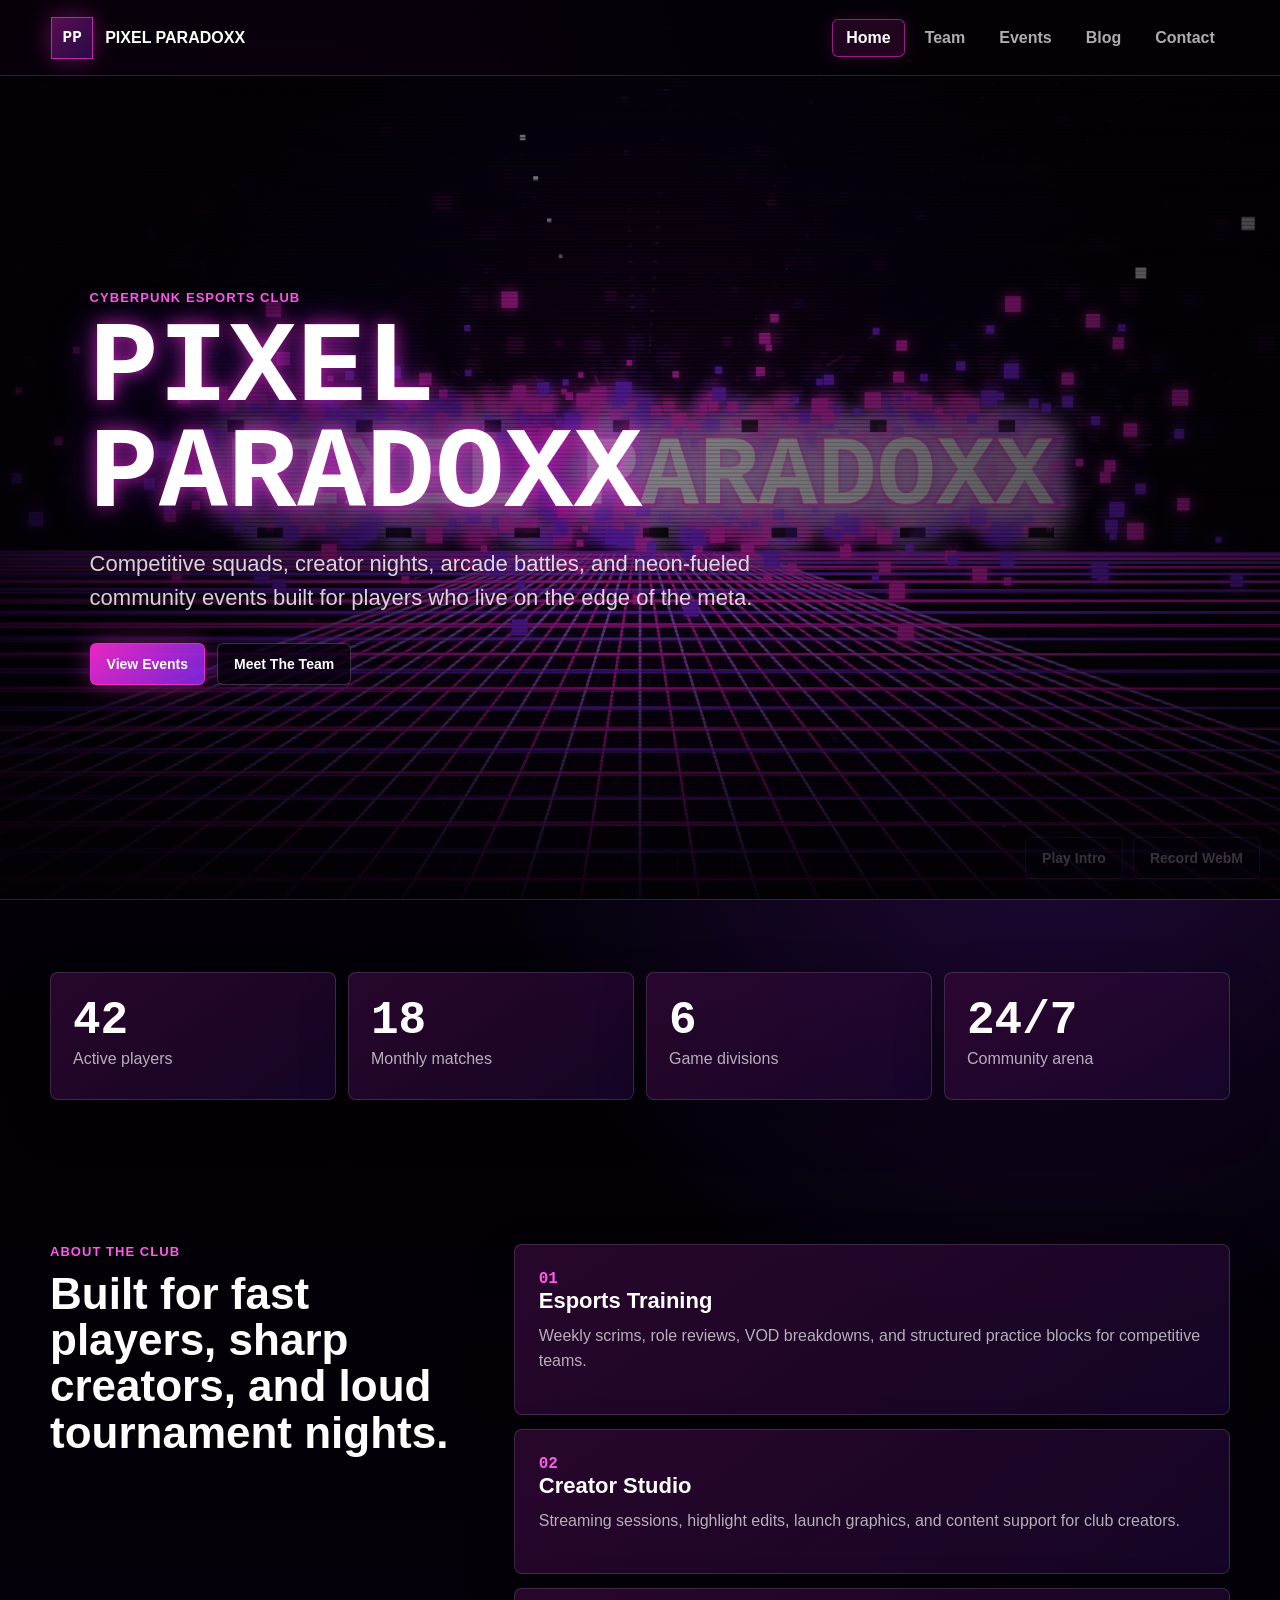
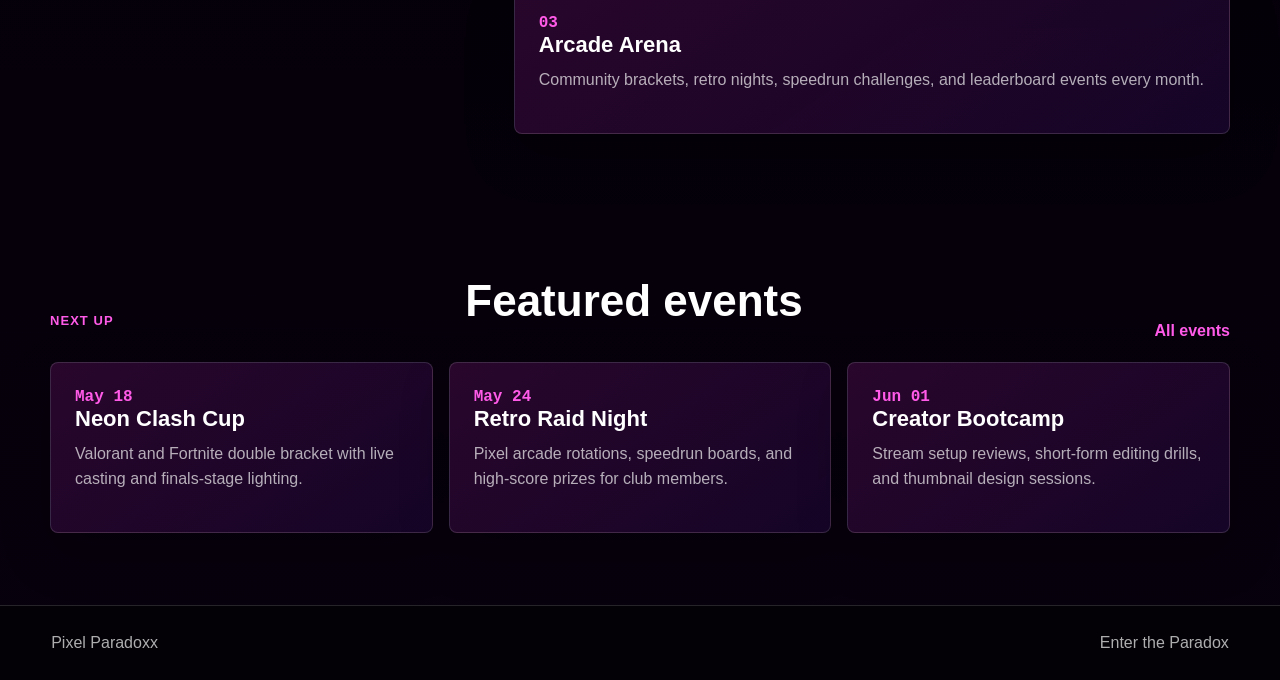
<file: index.html>
<!doctype html>
<html lang="en">
  <head>
    <meta charset="utf-8">
    <meta name="viewport" content="width=device-width, initial-scale=1">
    <title>Pixel Paradoxx | Gaming Club</title>
    <link rel="stylesheet" href="styles.css">
  </head>
  <body>
    <header class="site-header">
      <a class="brand" href="index.html" aria-label="Pixel Paradoxx home">
        <span class="brand-mark">PP</span>
        <span>Pixel Paradoxx</span>
      </a>
      <button class="nav-toggle" type="button" aria-expanded="false" aria-controls="siteNav">Menu</button>
      <nav id="siteNav" class="site-nav" aria-label="Main navigation">
        <a class="active" href="index.html">Home</a>
        <a href="team.html">Team</a>
        <a href="events.html">Events</a>
        <a href="blog.html">Blog</a>
        <a href="contact.html">Contact</a>
      </nav>
    </header>

    <main>
      <section class="hero">
        <canvas id="introCanvas" width="1920" height="1080"></canvas>
        <div class="hero-copy">
          <p class="eyebrow">Cyberpunk esports club</p>
          <h1>Pixel Paradoxx</h1>
          <p class="hero-text">Competitive squads, creator nights, arcade battles, and neon-fueled community events built for players who live on the edge of the meta.</p>
          <div class="hero-actions">
            <a class="button primary" href="events.html">View Events</a>
            <a class="button ghost" href="team.html">Meet The Team</a>
          </div>
        </div>
        <div class="hud">
          <button id="playButton" type="button">Play Intro</button>
          <button id="recordButton" type="button">Record WebM</button>
        </div>
      </section>

      <section class="section stat-strip" aria-label="Club stats">
        <article>
          <strong>42</strong>
          <span>Active players</span>
        </article>
        <article>
          <strong>18</strong>
          <span>Monthly matches</span>
        </article>
        <article>
          <strong>6</strong>
          <span>Game divisions</span>
        </article>
        <article>
          <strong>24/7</strong>
          <span>Community arena</span>
        </article>
      </section>

      <section class="section split-section">
        <div>
          <p class="eyebrow">About the club</p>
          <h2>Built for fast players, sharp creators, and loud tournament nights.</h2>
        </div>
        <div class="feature-grid">
          <article class="feature-card">
            <span>01</span>
            <h3>Esports Training</h3>
            <p>Weekly scrims, role reviews, VOD breakdowns, and structured practice blocks for competitive teams.</p>
          </article>
          <article class="feature-card">
            <span>02</span>
            <h3>Creator Studio</h3>
            <p>Streaming sessions, highlight edits, launch graphics, and content support for club creators.</p>
          </article>
          <article class="feature-card">
            <span>03</span>
            <h3>Arcade Arena</h3>
            <p>Community brackets, retro nights, speedrun challenges, and leaderboard events every month.</p>
          </article>
        </div>
      </section>

      <section class="section schedule-preview">
        <div class="section-heading">
          <p class="eyebrow">Next up</p>
          <h2>Featured events</h2>
          <a href="events.html">All events</a>
        </div>
        <div class="cards three">
          <article class="event-card">
            <time datetime="2026-05-18">May 18</time>
            <h3>Neon Clash Cup</h3>
            <p>Valorant and Fortnite double bracket with live casting and finals-stage lighting.</p>
          </article>
          <article class="event-card">
            <time datetime="2026-05-24">May 24</time>
            <h3>Retro Raid Night</h3>
            <p>Pixel arcade rotations, speedrun boards, and high-score prizes for club members.</p>
          </article>
          <article class="event-card">
            <time datetime="2026-06-01">Jun 01</time>
            <h3>Creator Bootcamp</h3>
            <p>Stream setup reviews, short-form editing drills, and thumbnail design sessions.</p>
          </article>
        </div>
      </section>
    </main>

    <footer class="site-footer">
      <span>Pixel Paradoxx</span>
      <span>Enter the Paradox</span>
    </footer>

    <script src="intro.js"></script>
    <script src="site.js"></script>
  </body>
</html>
</file>
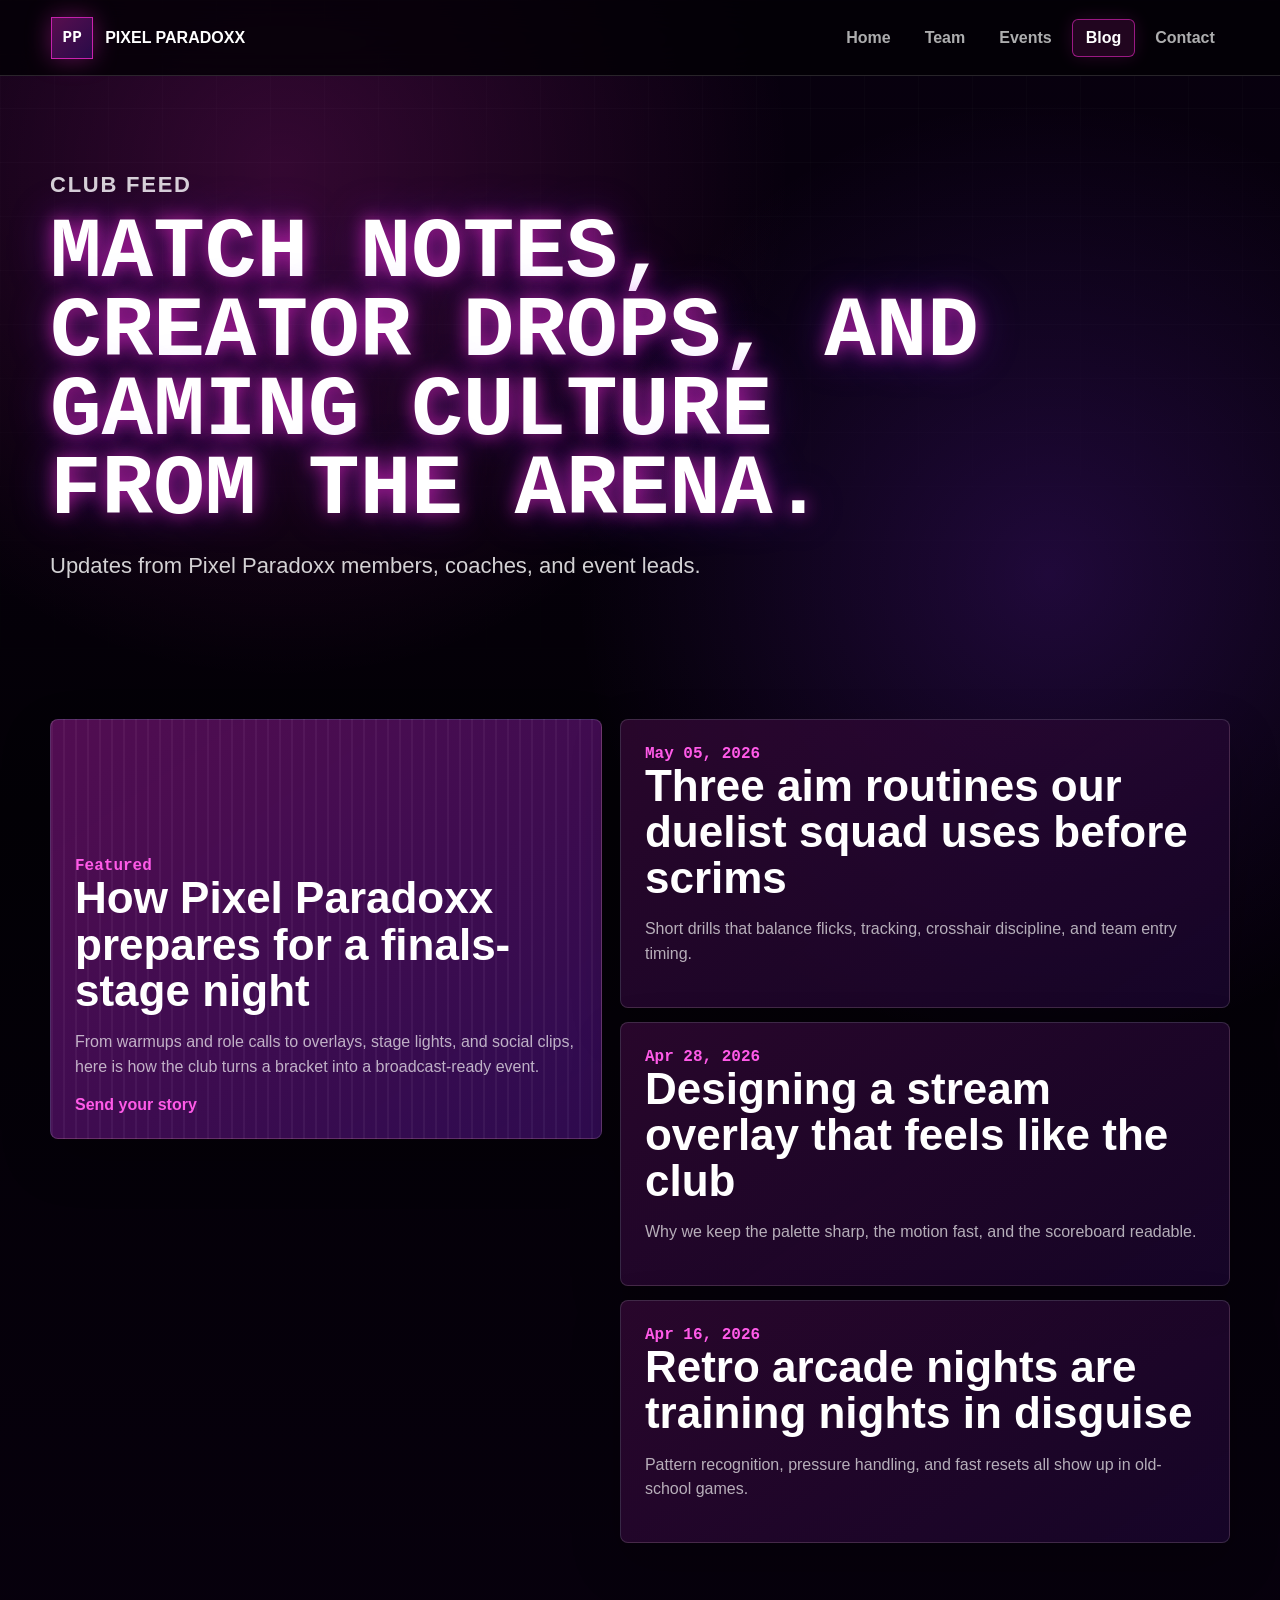
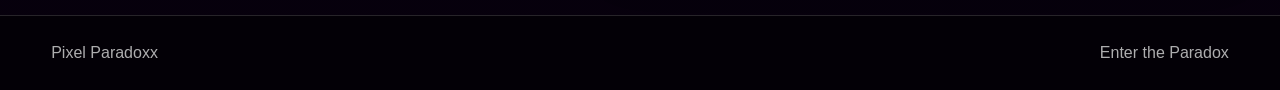
<file: blog.html>
<!doctype html>
<html lang="en">
  <head>
    <meta charset="utf-8">
    <meta name="viewport" content="width=device-width, initial-scale=1">
    <title>Blog | Pixel Paradoxx</title>
    <link rel="stylesheet" href="styles.css">
  </head>
  <body>
    <header class="site-header">
      <a class="brand" href="index.html"><span class="brand-mark">PP</span><span>Pixel Paradoxx</span></a>
      <button class="nav-toggle" type="button" aria-expanded="false" aria-controls="siteNav">Menu</button>
      <nav id="siteNav" class="site-nav" aria-label="Main navigation">
        <a href="index.html">Home</a>
        <a href="team.html">Team</a>
        <a href="events.html">Events</a>
        <a class="active" href="blog.html">Blog</a>
        <a href="contact.html">Contact</a>
      </nav>
    </header>

    <main class="page">
      <section class="page-hero">
        <p class="eyebrow">Club feed</p>
        <h1>Match notes, creator drops, and gaming culture from the arena.</h1>
        <p>Updates from Pixel Paradoxx members, coaches, and event leads.</p>
      </section>

      <section class="section blog-layout">
        <article class="blog-feature">
          <span>Featured</span>
          <h2>How Pixel Paradoxx prepares for a finals-stage night</h2>
          <p>From warmups and role calls to overlays, stage lights, and social clips, here is how the club turns a bracket into a broadcast-ready event.</p>
          <a href="contact.html">Send your story</a>
        </article>
        <div class="blog-list">
          <article>
            <time datetime="2026-05-05">May 05, 2026</time>
            <h2>Three aim routines our duelist squad uses before scrims</h2>
            <p>Short drills that balance flicks, tracking, crosshair discipline, and team entry timing.</p>
          </article>
          <article>
            <time datetime="2026-04-28">Apr 28, 2026</time>
            <h2>Designing a stream overlay that feels like the club</h2>
            <p>Why we keep the palette sharp, the motion fast, and the scoreboard readable.</p>
          </article>
          <article>
            <time datetime="2026-04-16">Apr 16, 2026</time>
            <h2>Retro arcade nights are training nights in disguise</h2>
            <p>Pattern recognition, pressure handling, and fast resets all show up in old-school games.</p>
          </article>
        </div>
      </section>
    </main>

    <footer class="site-footer"><span>Pixel Paradoxx</span><span>Enter the Paradox</span></footer>
    <script src="site.js"></script>
  </body>
</html>
</file>
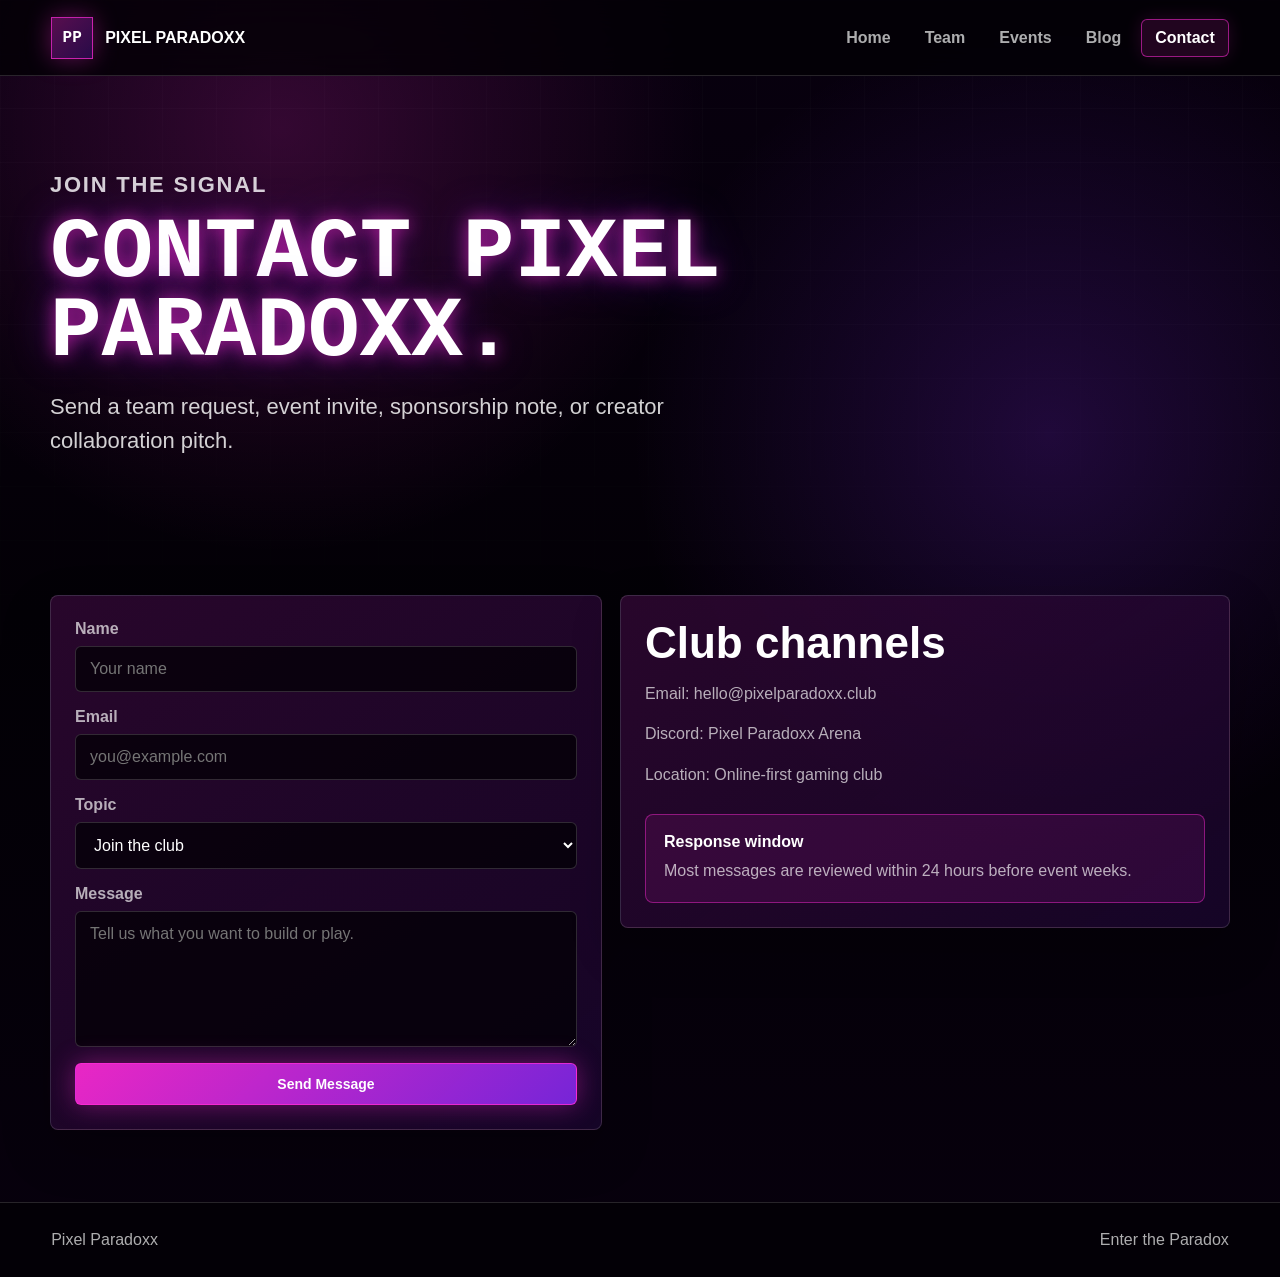
<file: contact.html>
<!doctype html>
<html lang="en">
  <head>
    <meta charset="utf-8">
    <meta name="viewport" content="width=device-width, initial-scale=1">
    <title>Contact | Pixel Paradoxx</title>
    <link rel="stylesheet" href="styles.css">
  </head>
  <body>
    <header class="site-header">
      <a class="brand" href="index.html"><span class="brand-mark">PP</span><span>Pixel Paradoxx</span></a>
      <button class="nav-toggle" type="button" aria-expanded="false" aria-controls="siteNav">Menu</button>
      <nav id="siteNav" class="site-nav" aria-label="Main navigation">
        <a href="index.html">Home</a>
        <a href="team.html">Team</a>
        <a href="events.html">Events</a>
        <a href="blog.html">Blog</a>
        <a class="active" href="contact.html">Contact</a>
      </nav>
    </header>

    <main class="page">
      <section class="page-hero">
        <p class="eyebrow">Join the signal</p>
        <h1>Contact Pixel Paradoxx.</h1>
        <p>Send a team request, event invite, sponsorship note, or creator collaboration pitch.</p>
      </section>

      <section class="section contact-layout">
        <form class="contact-form">
          <label>
            Name
            <input type="text" name="name" placeholder="Your name">
          </label>
          <label>
            Email
            <input type="email" name="email" placeholder="you@example.com">
          </label>
          <label>
            Topic
            <select name="topic">
              <option>Join the club</option>
              <option>Event partnership</option>
              <option>Creator collaboration</option>
              <option>Sponsorship</option>
            </select>
          </label>
          <label>
            Message
            <textarea name="message" rows="6" placeholder="Tell us what you want to build or play."></textarea>
          </label>
          <button class="button primary" type="submit">Send Message</button>
        </form>
        <aside class="contact-panel">
          <h2>Club channels</h2>
          <p>Email: hello@pixelparadoxx.club</p>
          <p>Discord: Pixel Paradoxx Arena</p>
          <p>Location: Online-first gaming club</p>
          <div class="pulse-box">
            <strong>Response window</strong>
            <span>Most messages are reviewed within 24 hours before event weeks.</span>
          </div>
        </aside>
      </section>
    </main>

    <footer class="site-footer"><span>Pixel Paradoxx</span><span>Enter the Paradox</span></footer>
    <script src="site.js"></script>
  </body>
</html>
</file>
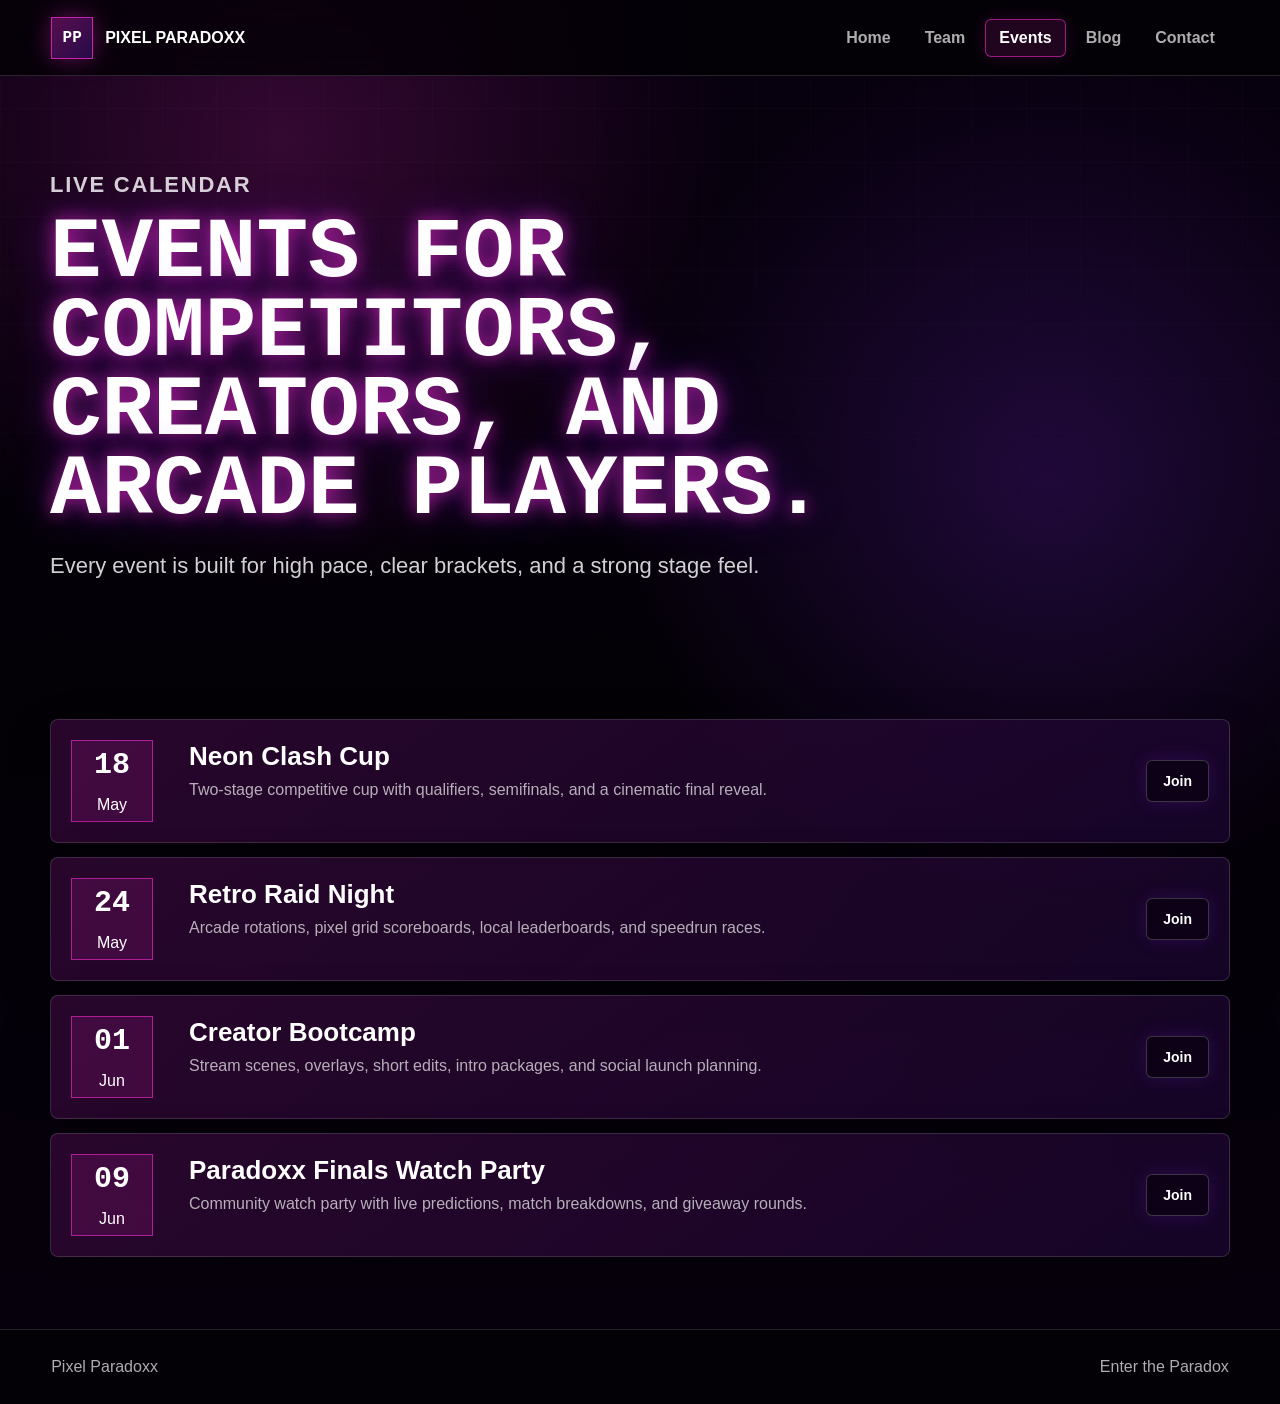
<file: events.html>
<!doctype html>
<html lang="en">
  <head>
    <meta charset="utf-8">
    <meta name="viewport" content="width=device-width, initial-scale=1">
    <title>Events | Pixel Paradoxx</title>
    <link rel="stylesheet" href="styles.css">
  </head>
  <body>
    <header class="site-header">
      <a class="brand" href="index.html"><span class="brand-mark">PP</span><span>Pixel Paradoxx</span></a>
      <button class="nav-toggle" type="button" aria-expanded="false" aria-controls="siteNav">Menu</button>
      <nav id="siteNav" class="site-nav" aria-label="Main navigation">
        <a href="index.html">Home</a>
        <a href="team.html">Team</a>
        <a class="active" href="events.html">Events</a>
        <a href="blog.html">Blog</a>
        <a href="contact.html">Contact</a>
      </nav>
    </header>

    <main class="page">
      <section class="page-hero">
        <p class="eyebrow">Live calendar</p>
        <h1>Events for competitors, creators, and arcade players.</h1>
        <p>Every event is built for high pace, clear brackets, and a strong stage feel.</p>
      </section>

      <section class="section event-list">
        <article class="event-row">
          <time datetime="2026-05-18"><strong>18</strong><span>May</span></time>
          <div>
            <h2>Neon Clash Cup</h2>
            <p>Two-stage competitive cup with qualifiers, semifinals, and a cinematic final reveal.</p>
          </div>
          <a class="button ghost" href="contact.html">Join</a>
        </article>
        <article class="event-row">
          <time datetime="2026-05-24"><strong>24</strong><span>May</span></time>
          <div>
            <h2>Retro Raid Night</h2>
            <p>Arcade rotations, pixel grid scoreboards, local leaderboards, and speedrun races.</p>
          </div>
          <a class="button ghost" href="contact.html">Join</a>
        </article>
        <article class="event-row">
          <time datetime="2026-06-01"><strong>01</strong><span>Jun</span></time>
          <div>
            <h2>Creator Bootcamp</h2>
            <p>Stream scenes, overlays, short edits, intro packages, and social launch planning.</p>
          </div>
          <a class="button ghost" href="contact.html">Join</a>
        </article>
        <article class="event-row">
          <time datetime="2026-06-09"><strong>09</strong><span>Jun</span></time>
          <div>
            <h2>Paradoxx Finals Watch Party</h2>
            <p>Community watch party with live predictions, match breakdowns, and giveaway rounds.</p>
          </div>
          <a class="button ghost" href="contact.html">Join</a>
        </article>
      </section>
    </main>

    <footer class="site-footer"><span>Pixel Paradoxx</span><span>Enter the Paradox</span></footer>
    <script src="site.js"></script>
  </body>
</html>
</file>
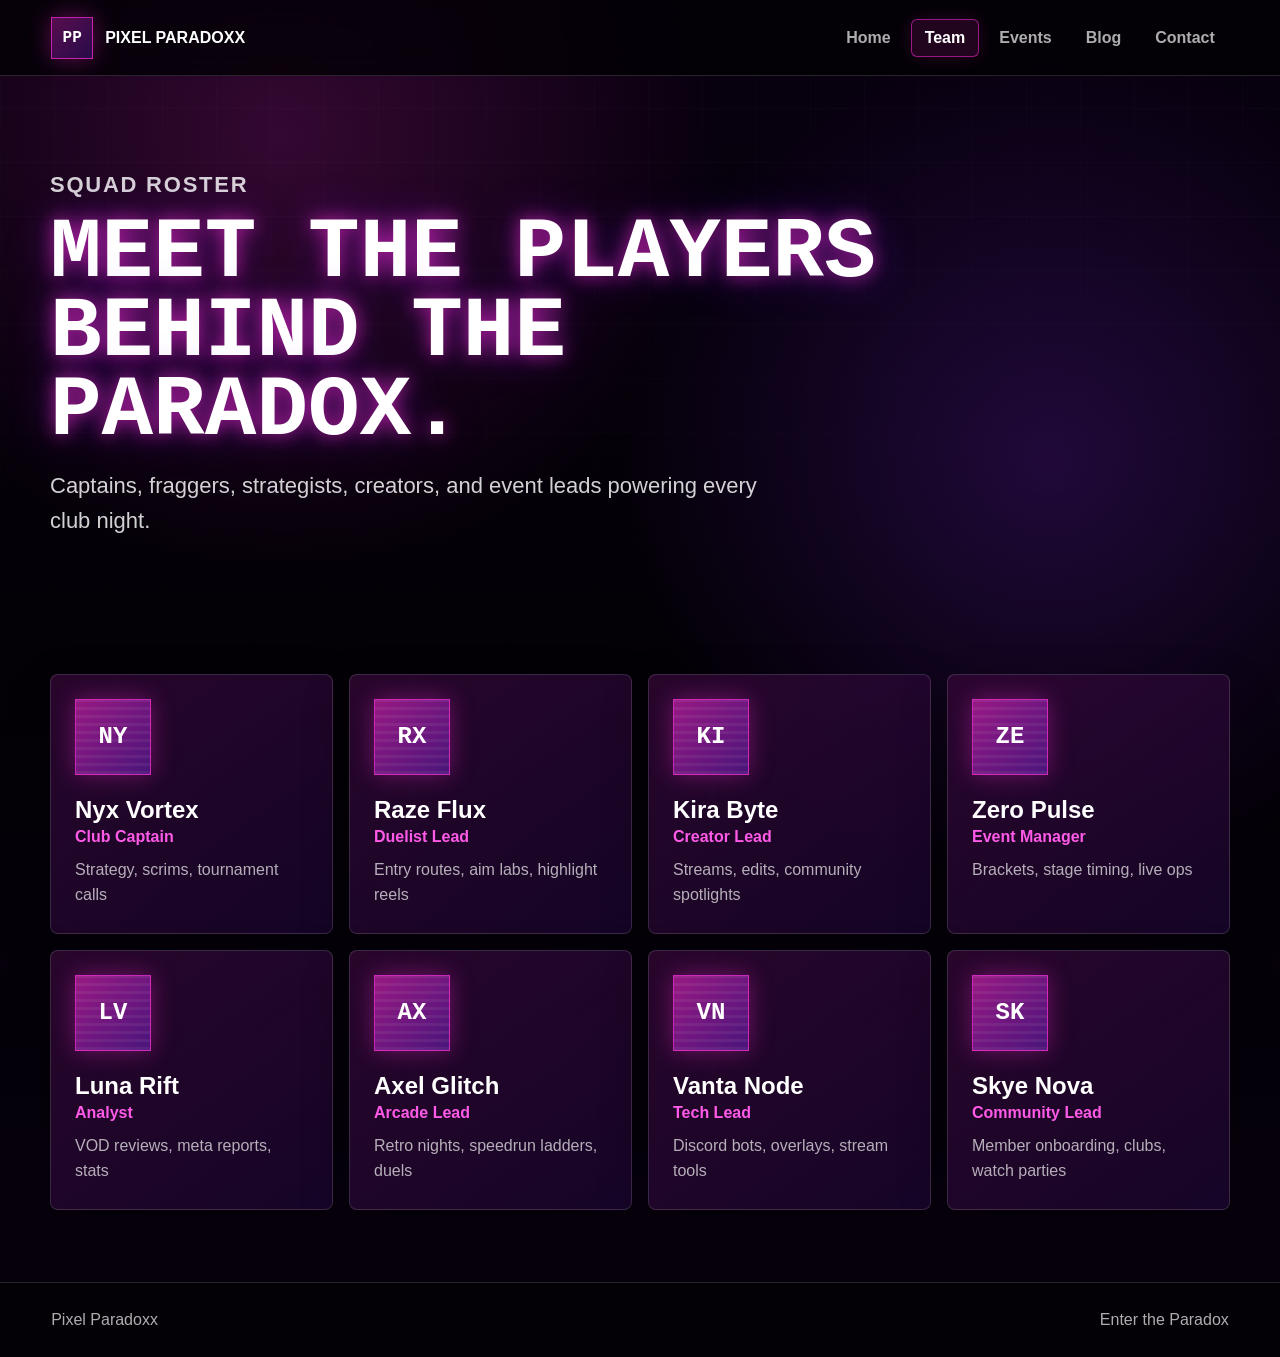
<file: team.html>
<!doctype html>
<html lang="en">
  <head>
    <meta charset="utf-8">
    <meta name="viewport" content="width=device-width, initial-scale=1">
    <title>Team | Pixel Paradoxx</title>
    <link rel="stylesheet" href="styles.css">
  </head>
  <body>
    <header class="site-header">
      <a class="brand" href="index.html"><span class="brand-mark">PP</span><span>Pixel Paradoxx</span></a>
      <button class="nav-toggle" type="button" aria-expanded="false" aria-controls="siteNav">Menu</button>
      <nav id="siteNav" class="site-nav" aria-label="Main navigation">
        <a href="index.html">Home</a>
        <a class="active" href="team.html">Team</a>
        <a href="events.html">Events</a>
        <a href="blog.html">Blog</a>
        <a href="contact.html">Contact</a>
      </nav>
    </header>

    <main class="page">
      <section class="page-hero">
        <p class="eyebrow">Squad roster</p>
        <h1>Meet the players behind the paradox.</h1>
        <p>Captains, fraggers, strategists, creators, and event leads powering every club night.</p>
      </section>

      <section class="section">
        <div class="cards four">
          <article class="member-card">
            <div class="avatar">NY</div>
            <h2>Nyx Vortex</h2>
            <p>Club Captain</p>
            <span>Strategy, scrims, tournament calls</span>
          </article>
          <article class="member-card">
            <div class="avatar">RX</div>
            <h2>Raze Flux</h2>
            <p>Duelist Lead</p>
            <span>Entry routes, aim labs, highlight reels</span>
          </article>
          <article class="member-card">
            <div class="avatar">KI</div>
            <h2>Kira Byte</h2>
            <p>Creator Lead</p>
            <span>Streams, edits, community spotlights</span>
          </article>
          <article class="member-card">
            <div class="avatar">ZE</div>
            <h2>Zero Pulse</h2>
            <p>Event Manager</p>
            <span>Brackets, stage timing, live ops</span>
          </article>
          <article class="member-card">
            <div class="avatar">LV</div>
            <h2>Luna Rift</h2>
            <p>Analyst</p>
            <span>VOD reviews, meta reports, stats</span>
          </article>
          <article class="member-card">
            <div class="avatar">AX</div>
            <h2>Axel Glitch</h2>
            <p>Arcade Lead</p>
            <span>Retro nights, speedrun ladders, duels</span>
          </article>
          <article class="member-card">
            <div class="avatar">VN</div>
            <h2>Vanta Node</h2>
            <p>Tech Lead</p>
            <span>Discord bots, overlays, stream tools</span>
          </article>
          <article class="member-card">
            <div class="avatar">SK</div>
            <h2>Skye Nova</h2>
            <p>Community Lead</p>
            <span>Member onboarding, clubs, watch parties</span>
          </article>
        </div>
      </section>
    </main>

    <footer class="site-footer"><span>Pixel Paradoxx</span><span>Enter the Paradox</span></footer>
    <script src="site.js"></script>
  </body>
</html>
</file>
<file: styles.css>
:root {
  color-scheme: dark;
  --pink: #ff2bd6;
  --hot-pink: #ff5ae8;
  --purple: #8d2dff;
  --violet: #c66cff;
  --black: #030006;
  --panel: rgba(14, 2, 24, 0.78);
  --panel-strong: rgba(24, 4, 38, 0.92);
  --line: rgba(255, 255, 255, 0.14);
  --text: #ffffff;
  --muted: rgba(255, 255, 255, 0.68);
}

* {
  box-sizing: border-box;
}

html {
  scroll-behavior: smooth;
}

body {
  margin: 0;
  min-height: 100vh;
  background:
    radial-gradient(circle at 22% 10%, rgba(255, 43, 214, 0.18), transparent 28%),
    radial-gradient(circle at 82% 34%, rgba(141, 45, 255, 0.2), transparent 31%),
    linear-gradient(180deg, #08000f 0%, #030006 48%, #07000d 100%);
  color: var(--text);
  font-family: "Segoe UI", Arial, sans-serif;
}

body::before {
  content: "";
  position: fixed;
  inset: 0;
  pointer-events: none;
  z-index: -1;
  background:
    linear-gradient(rgba(255, 255, 255, 0.035) 1px, transparent 1px),
    linear-gradient(90deg, rgba(255, 255, 255, 0.025) 1px, transparent 1px);
  background-size: 54px 54px;
  mask-image: linear-gradient(to bottom, rgba(0, 0, 0, 0.7), transparent 82%);
}

a {
  color: inherit;
  text-decoration: none;
}

p,
h1,
h2,
h3 {
  margin-top: 0;
}

.site-header {
  position: sticky;
  top: 0;
  z-index: 10;
  display: flex;
  align-items: center;
  justify-content: space-between;
  gap: 20px;
  min-height: 76px;
  padding: 0 clamp(18px, 4vw, 58px);
  border-bottom: 1px solid var(--line);
  background: rgba(3, 0, 6, 0.82);
  backdrop-filter: blur(18px);
}

.brand {
  display: inline-flex;
  align-items: center;
  gap: 12px;
  font-weight: 900;
  text-transform: uppercase;
  letter-spacing: 0;
}

.brand-mark {
  display: grid;
  place-items: center;
  width: 42px;
  height: 42px;
  border: 1px solid rgba(255, 43, 214, 0.7);
  background:
    linear-gradient(135deg, rgba(255, 43, 214, 0.32), rgba(141, 45, 255, 0.24)),
    #08000f;
  color: white;
  box-shadow: 0 0 24px rgba(255, 43, 214, 0.35);
  font-family: "Courier New", monospace;
}

.site-nav {
  display: flex;
  align-items: center;
  gap: 6px;
}

.site-nav a {
  min-height: 38px;
  display: inline-flex;
  align-items: center;
  border: 1px solid transparent;
  border-radius: 6px;
  padding: 0 13px;
  color: var(--muted);
  font-weight: 700;
}

.site-nav a:hover,
.site-nav a.active {
  border-color: rgba(255, 43, 214, 0.55);
  color: white;
  background: rgba(255, 43, 214, 0.12);
  box-shadow: 0 0 18px rgba(255, 43, 214, 0.15);
}

.nav-toggle {
  display: none;
}

.hero {
  position: relative;
  min-height: calc(100vh - 76px);
  display: grid;
  align-items: center;
  overflow: hidden;
  isolation: isolate;
  border-bottom: 1px solid var(--line);
}

.hero canvas {
  position: absolute;
  inset: 0;
  width: 100%;
  height: 100%;
  object-fit: cover;
  z-index: -2;
}

.hero::after {
  content: "";
  position: absolute;
  inset: 0;
  z-index: -1;
  background:
    linear-gradient(90deg, rgba(3, 0, 6, 0.88) 0%, rgba(3, 0, 6, 0.48) 48%, rgba(3, 0, 6, 0.72) 100%),
    linear-gradient(0deg, rgba(3, 0, 6, 0.9), transparent 34%);
}

.hero-copy {
  width: min(760px, calc(100% - 36px));
  margin-left: clamp(18px, 7vw, 118px);
  padding-block: 90px;
}

.eyebrow {
  margin-bottom: 12px;
  color: var(--hot-pink);
  font-weight: 900;
  text-transform: uppercase;
  letter-spacing: 0.08em;
  font-size: 13px;
}

h1 {
  margin-bottom: 18px;
  font-family: "Courier New", Consolas, monospace;
  font-size: clamp(48px, 9vw, 118px);
  line-height: 0.92;
  letter-spacing: 0;
  text-transform: uppercase;
  text-shadow:
    0 0 18px rgba(255, 43, 214, 0.65),
    0 0 44px rgba(141, 45, 255, 0.42);
}

.hero-text,
.page-hero p {
  max-width: 720px;
  color: rgba(255, 255, 255, 0.82);
  font-size: clamp(17px, 2vw, 22px);
  line-height: 1.55;
}

.hero-actions {
  display: flex;
  flex-wrap: wrap;
  gap: 12px;
  margin-top: 28px;
}

.button,
button {
  min-height: 42px;
  display: inline-flex;
  align-items: center;
  justify-content: center;
  border: 1px solid rgba(255, 255, 255, 0.2);
  border-radius: 6px;
  padding: 0 16px;
  color: white;
  cursor: pointer;
  font: 800 14px "Segoe UI", Arial, sans-serif;
  letter-spacing: 0;
}

.button.primary {
  border-color: rgba(255, 43, 214, 0.78);
  background: linear-gradient(135deg, rgba(255, 43, 214, 0.9), rgba(141, 45, 255, 0.82));
  box-shadow: 0 0 26px rgba(255, 43, 214, 0.38);
}

.button.ghost,
button {
  background: rgba(10, 0, 18, 0.74);
  box-shadow: 0 0 18px rgba(141, 45, 255, 0.18);
}

.button:hover,
button:hover {
  transform: translateY(-1px);
  border-color: rgba(255, 43, 214, 0.8);
}

.hud {
  position: absolute;
  right: 20px;
  bottom: 20px;
  display: flex;
  gap: 10px;
  opacity: 0.2;
  transition: opacity 160ms ease;
}

.hero:hover .hud,
.hud:focus-within {
  opacity: 1;
}

.section,
.page-hero {
  width: min(1180px, calc(100% - 36px));
  margin-inline: auto;
}

.section {
  padding: 72px 0;
}

.page {
  min-height: calc(100vh - 76px);
}

.page-hero {
  padding: 92px 0 42px;
}

.page-hero h1 {
  max-width: 980px;
  font-size: clamp(44px, 7vw, 86px);
}

.stat-strip {
  display: grid;
  grid-template-columns: repeat(4, 1fr);
  gap: 12px;
}

.stat-strip article,
.feature-card,
.event-card,
.member-card,
.blog-feature,
.blog-list article,
.contact-form,
.contact-panel,
.event-row {
  border: 1px solid var(--line);
  border-radius: 8px;
  background:
    linear-gradient(145deg, rgba(255, 43, 214, 0.12), rgba(141, 45, 255, 0.08)),
    var(--panel);
  box-shadow: 0 20px 50px rgba(0, 0, 0, 0.24);
}

.stat-strip article {
  min-height: 128px;
  padding: 22px;
}

.stat-strip strong {
  display: block;
  font: 900 46px "Courier New", monospace;
  color: white;
}

.stat-strip span,
.feature-card p,
.event-card p,
.member-card span,
.blog-list p,
.blog-feature p,
.event-row p,
.contact-panel p,
.pulse-box span {
  color: var(--muted);
  line-height: 1.55;
}

.split-section {
  display: grid;
  grid-template-columns: 0.75fr 1.25fr;
  gap: 34px;
  align-items: start;
}

h2 {
  margin-bottom: 16px;
  font-size: clamp(26px, 4vw, 44px);
  line-height: 1.05;
}

h3 {
  margin-bottom: 10px;
  font-size: 22px;
}

.feature-grid {
  display: grid;
  gap: 14px;
}

.feature-card {
  padding: 24px;
}

.feature-card span,
.blog-feature span,
.event-card time,
.blog-list time {
  color: var(--hot-pink);
  font-weight: 900;
  font-family: "Courier New", monospace;
}

.section-heading {
  display: flex;
  align-items: end;
  justify-content: space-between;
  gap: 18px;
  margin-bottom: 22px;
}

.section-heading a,
.blog-feature a {
  color: var(--hot-pink);
  font-weight: 900;
}

.cards {
  display: grid;
  gap: 16px;
}

.cards.three {
  grid-template-columns: repeat(3, 1fr);
}

.cards.four {
  grid-template-columns: repeat(4, 1fr);
}

.event-card,
.member-card,
.blog-list article,
.blog-feature {
  padding: 24px;
}

.member-card {
  min-height: 260px;
}

.avatar {
  width: 76px;
  height: 76px;
  display: grid;
  place-items: center;
  margin-bottom: 22px;
  border: 1px solid rgba(255, 43, 214, 0.65);
  background:
    repeating-linear-gradient(0deg, rgba(255, 255, 255, 0.06) 0 3px, transparent 3px 8px),
    linear-gradient(135deg, rgba(255, 43, 214, 0.52), rgba(141, 45, 255, 0.38));
  color: white;
  font: 900 24px "Courier New", monospace;
  box-shadow: 0 0 22px rgba(255, 43, 214, 0.35);
}

.member-card h2 {
  margin-bottom: 6px;
  font-size: 24px;
}

.member-card p {
  margin-bottom: 12px;
  color: var(--hot-pink);
  font-weight: 800;
}

.event-list {
  display: grid;
  gap: 14px;
}

.event-row {
  display: grid;
  grid-template-columns: 96px 1fr auto;
  align-items: center;
  gap: 22px;
  padding: 20px;
}

.event-row time {
  display: grid;
  place-items: center;
  width: 82px;
  min-height: 82px;
  border: 1px solid rgba(255, 43, 214, 0.58);
  background: rgba(255, 43, 214, 0.12);
}

.event-row time strong {
  font: 900 30px "Courier New", monospace;
}

.event-row h2 {
  margin-bottom: 8px;
  font-size: 26px;
}

.blog-layout,
.contact-layout {
  display: grid;
  grid-template-columns: 0.95fr 1.05fr;
  gap: 18px;
  align-items: start;
}

.blog-feature {
  min-height: 420px;
  display: flex;
  flex-direction: column;
  justify-content: end;
  background:
    linear-gradient(145deg, rgba(255, 43, 214, 0.26), rgba(141, 45, 255, 0.2)),
    repeating-linear-gradient(90deg, rgba(255, 255, 255, 0.05) 0 2px, transparent 2px 12px),
    var(--panel-strong);
}

.blog-list {
  display: grid;
  gap: 14px;
}

.contact-form,
.contact-panel {
  padding: 24px;
}

.contact-form {
  display: grid;
  gap: 16px;
}

label {
  display: grid;
  gap: 8px;
  color: var(--muted);
  font-weight: 800;
}

input,
select,
textarea {
  width: 100%;
  border: 1px solid rgba(255, 255, 255, 0.16);
  border-radius: 6px;
  padding: 13px 14px;
  background: rgba(3, 0, 6, 0.75);
  color: white;
  font: 16px "Segoe UI", Arial, sans-serif;
}

input:focus,
select:focus,
textarea:focus {
  outline: 2px solid rgba(255, 43, 214, 0.42);
  border-color: rgba(255, 43, 214, 0.62);
}

.pulse-box {
  margin-top: 26px;
  padding: 18px;
  border: 1px solid rgba(255, 43, 214, 0.45);
  border-radius: 8px;
  background: rgba(255, 43, 214, 0.1);
}

.pulse-box strong {
  display: block;
  margin-bottom: 8px;
}

.site-footer {
  display: flex;
  justify-content: space-between;
  gap: 18px;
  padding: 28px clamp(18px, 4vw, 58px);
  border-top: 1px solid var(--line);
  color: var(--muted);
  background: #030006;
}

@media (max-width: 920px) {
  .site-header {
    min-height: 68px;
  }

  .nav-toggle {
    display: inline-flex;
    background: rgba(255, 43, 214, 0.1);
  }

  .site-nav {
    position: absolute;
    top: 68px;
    left: 18px;
    right: 18px;
    display: none;
    flex-direction: column;
    align-items: stretch;
    padding: 12px;
    border: 1px solid var(--line);
    border-radius: 8px;
    background: rgba(3, 0, 6, 0.96);
  }

  .site-nav.open {
    display: flex;
  }

  .site-nav a {
    justify-content: center;
  }

  .hero {
    min-height: calc(100vh - 68px);
  }

  .hero-copy {
    margin-inline: 18px;
    padding-block: 80px 130px;
  }

  .hud {
    left: 18px;
    right: auto;
    bottom: 18px;
    opacity: 1;
  }

  .stat-strip,
  .split-section,
  .cards.three,
  .cards.four,
  .blog-layout,
  .contact-layout {
    grid-template-columns: 1fr;
  }

  .event-row {
    grid-template-columns: 82px 1fr;
  }

  .event-row .button {
    grid-column: 1 / -1;
  }
}

@media (max-width: 560px) {
  .brand span:last-child {
    max-width: 160px;
    line-height: 1.05;
  }

  .section,
  .page-hero {
    width: min(100% - 28px, 1180px);
  }

  .section {
    padding: 48px 0;
  }

  .page-hero {
    padding-top: 62px;
  }

  .section-heading,
  .site-footer {
    align-items: start;
    flex-direction: column;
  }

  .event-row {
    grid-template-columns: 1fr;
  }

  .event-row time {
    width: 100%;
  }
}
</file>
